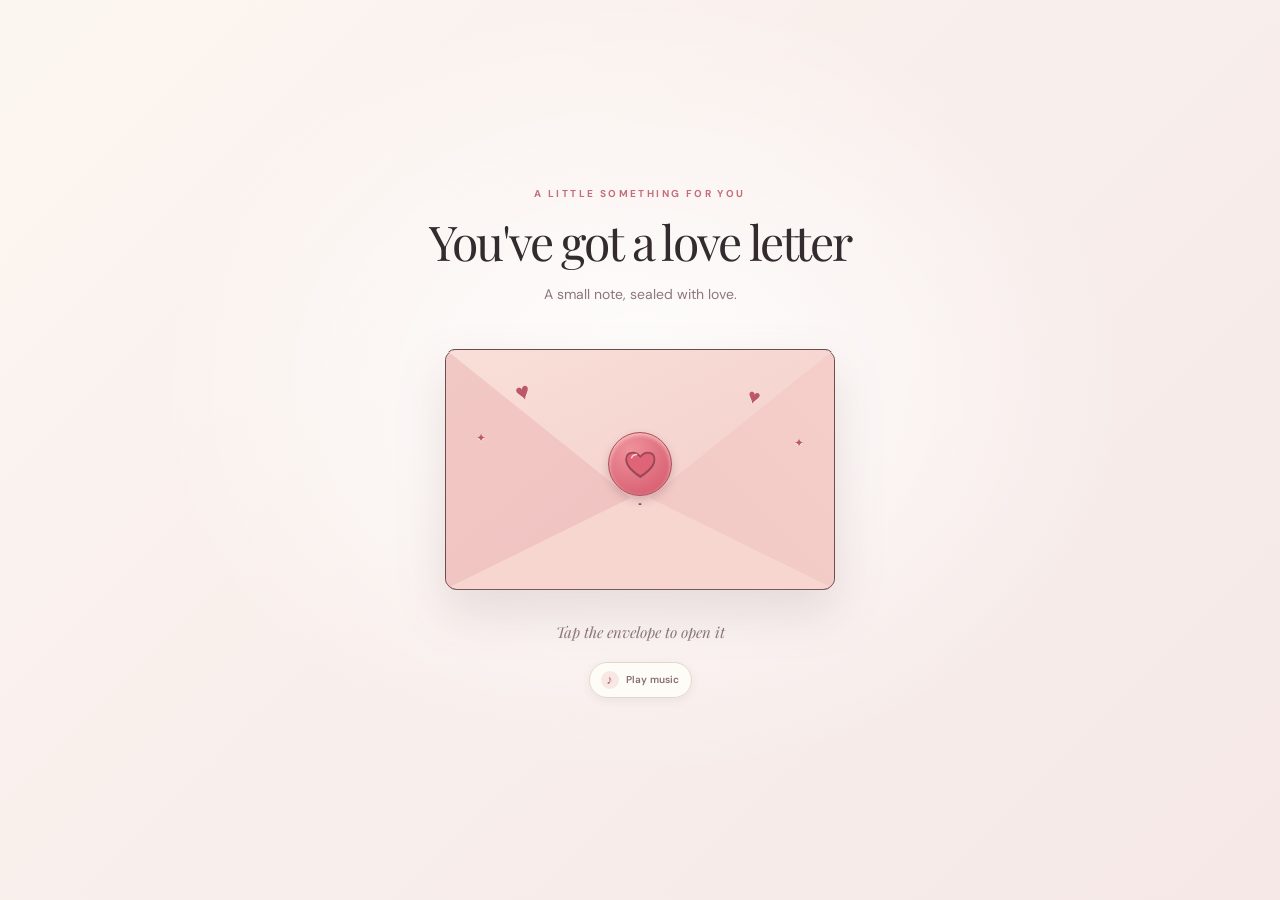
<file: index.html>
<!doctype html>
<html lang="en">
<head>
  <meta charset="utf-8">
  <meta name="viewport" content="width=device-width, initial-scale=1">
  <meta name="theme-color" content="#fbf6f2">
  <title>A Little Love Letter</title>
  <link rel="stylesheet" href="assets/index.css">
  <link rel="stylesheet" href="assets/music.css">
</head>
<body>
  <main class="scene">
    <p class="eyebrow">a little something for you</p>
    <h1>You've got a love letter</h1>
    <p class="hint">A small note, sealed with love.</p>

    <a class="envelope-button" href="letter.html" aria-label="Open the love letter">
      <span class="envelope" aria-hidden="true">
        <span class="back"></span>
        <span class="letter"></span>
        <span class="front"></span>
        <span class="flap"></span>
        <span class="sparkle one">♥</span>
        <span class="sparkle two">♥</span>
        <span class="sparkle three">✦</span>
        <span class="sparkle four">✦</span>
        <span class="seal">
          <svg viewBox="0 0 32 32" role="presentation"><path d="M16 27S3 19.3 3 11.2C3 4.6 11 3 16 9c5-6 13-4.4 13 2.2C29 19.3 16 27 16 27Z" fill="#df6576" stroke="#984857" stroke-width="1.5" stroke-linejoin="round"/><path d="M8 10c.7-2.2 2.3-3.1 4.5-3.1" fill="none" stroke="#ffd5d3" stroke-width="1.3" stroke-linecap="round"/></svg>
        </span>
      </span>
    </a>
    <p class="caption" aria-live="polite">Tap the envelope to open it</p>
    <button class="music-control" type="button" aria-label="Play music" aria-pressed="false">
      <span class="music-icon" aria-hidden="true">♪</span>
      <span class="music-label">Play music</span>
    </button>
  </main>
  <audio id="background-song" autoplay loop preload="auto" aria-hidden="true">
    <source src="assets/song/Arctic%20Monkeys%20-%20I%20Wanna%20Be%20Yours.mp3" type="audio/mpeg">
  </audio>
  <script src="assets/music.js"></script>
</body>
</html>
</file>
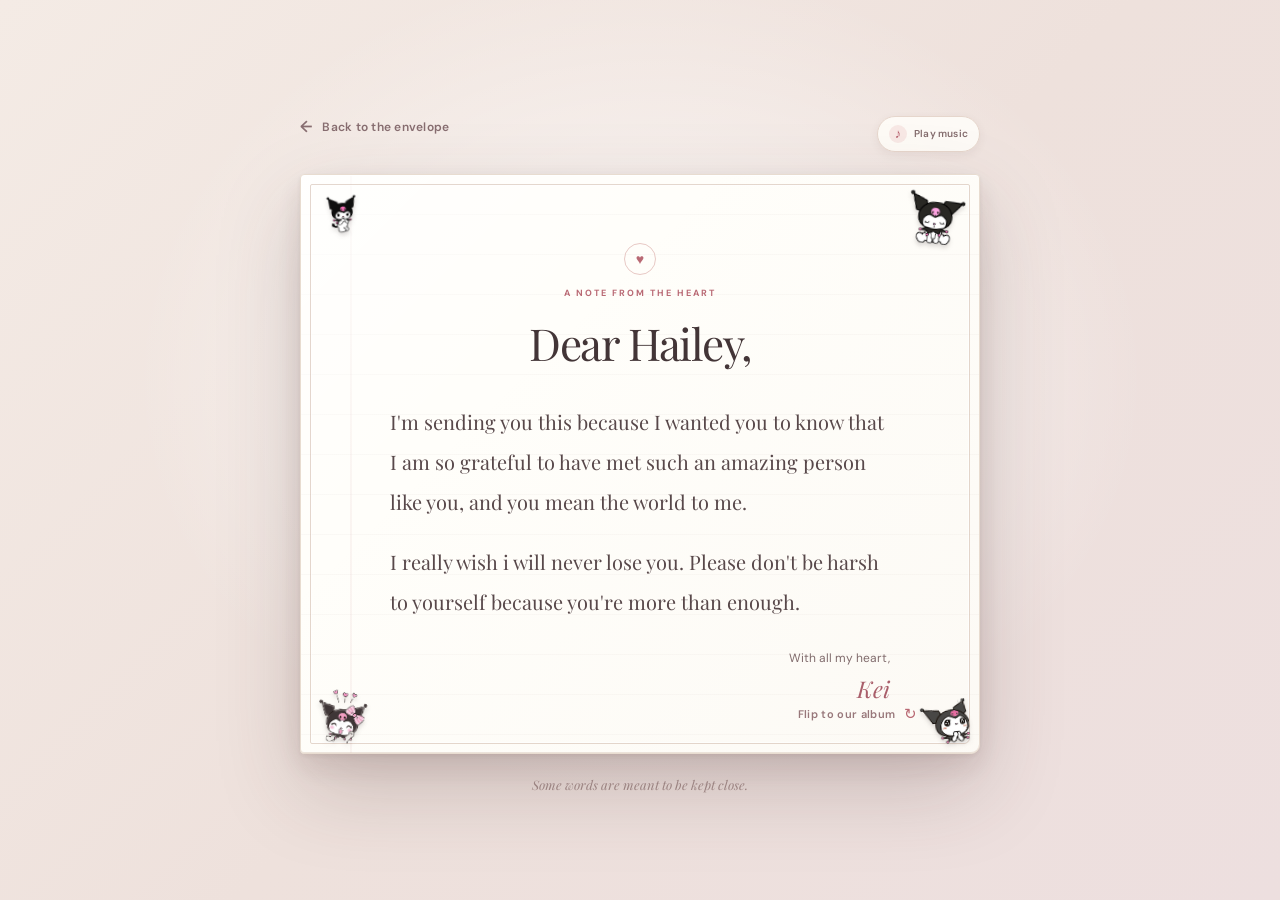
<file: letter.html>
<!doctype html>
<html lang="en">
<head>
  <meta charset="utf-8">
  <meta name="viewport" content="width=device-width, initial-scale=1">
  <meta name="theme-color" content="#f8f1eb">
  <meta name="description" content="A little handwritten note, sent with love.">
  <title>A Letter for You</title>
  <link rel="stylesheet" href="assets/letter.css">
  <link rel="stylesheet" href="assets/music.css">
</head>
<body>
  <main class="letter-page">
    <div class="letter-toolbar">
      <a class="back-link" id="back-to-envelope" href="index.html" aria-label="Go back to the envelope">
        <span aria-hidden="true">←</span> Back to the envelope
      </a>
      <button class="music-control" type="button" aria-label="Play music" aria-pressed="false">
        <span class="music-icon" aria-hidden="true">♪</span>
        <span class="music-label">Play music</span>
      </button>
    </div>

    <div class="paper-scene">
      <article class="letter-paper" id="letter-paper" aria-labelledby="letter-title">
        <section class="paper-face paper-front" id="paper-front">
          <div class="paper-edge" aria-hidden="true"></div>
          <img class="kuromi-sticker sticker-top-left" src="assets/images/ku/ku-sticker-1.png" alt="" aria-hidden="true">
          <img class="kuromi-sticker sticker-top-right" src="assets/images/ku/ku-sticker-2.png" alt="" aria-hidden="true">
          <img class="kuromi-sticker sticker-bottom-left" src="assets/images/ku/ku-sticker-3.png" alt="" aria-hidden="true">
          <img class="kuromi-sticker sticker-bottom-right" src="assets/images/ku/ku-sticker-4.png" alt="" aria-hidden="true">
          <header class="letter-header">
            <span class="letter-mark" aria-hidden="true">♥</span>
            <p class="letter-label">A note from the heart</p>
            <h1 id="letter-title">Dear Hailey,</h1>
          </header>

          <div class="letter-body">
            <p>I'm sending you this because I wanted you to know that I am so grateful to have met such an amazing person like you, and you mean the world to me.</p>
            <p>I really wish i will never lose you. Please don't be harsh to yourself because you're more than enough.</p>
          </div>

          <footer class="letter-signoff">
            <span>With all my heart,</span>
            <span class="signature">Kei</span>
          </footer>
          <button class="turn-page" type="button" id="turn-page" aria-controls="letter-paper" aria-pressed="false">
            Flip to our album <span aria-hidden="true">↻</span>
          </button>
        </section>

        <section class="paper-face paper-back" id="paper-back" aria-label="Album side" inert aria-hidden="true">
          <div class="paper-edge" aria-hidden="true"></div>
          <img class="kuromi-sticker sticker-top-left" src="assets/images/ku/ku-sticker-1.png" alt="" aria-hidden="true">
          <img class="kuromi-sticker sticker-top-right" src="assets/images/ku/ku-sticker-2.png" alt="" aria-hidden="true">
          <img class="kuromi-sticker sticker-bottom-left" src="assets/images/ku/ku-sticker-3.png" alt="" aria-hidden="true">
          <img class="kuromi-sticker sticker-bottom-right" src="assets/images/ku/ku-sticker-4.png" alt="" aria-hidden="true">
          <p class="letter-label">On the other side</p>
          <h2>Our little album</h2>
          <p class="album-teaser">A few moments I wanted to keep close.</p>
          <div class="album-photo-grid" aria-label="Six favorite memories">
            <img src="assets/images/candh.jpg" alt="Favorite memory one">
            <img src="assets/images/candh1.jpg" alt="Favorite memory two">
            <img src="assets/images/candh2.jpg" alt="Favorite memory three">
            <img src="assets/images/candh3.jpg" alt="Favorite memory four">
            <img src="assets/images/candh4.jpg" alt="Favorite memory five">
            <img src="assets/images/candh5.jpg" alt="Favorite memory six">
          </div>
          <button class="turn-page turn-back" type="button" id="turn-back" aria-controls="letter-paper">
            <span aria-hidden="true">↶</span> Flip back to the letter
          </button>
        </section>
      </article>
    </div>

    <p class="page-caption">Some words are meant to be kept close.</p>
  </main>
  <div class="return-scene" id="return-scene" aria-hidden="true">
    <div class="return-envelope" aria-hidden="true">
      <span class="return-envelope-back"></span>
      <span class="return-envelope-pocket"></span>
      <span class="return-envelope-flap"></span>
      <span class="return-envelope-heart">♥</span>
    </div>
  </div>
  <audio id="background-song" autoplay loop preload="auto" aria-hidden="true">
    <source src="assets/song/Arctic%20Monkeys%20-%20I%20Wanna%20Be%20Yours.mp3" type="audio/mpeg">
  </audio>
  <script src="assets/music.js"></script>
  <script>
    const returnLink = document.querySelector('#back-to-envelope');
    const returnScene = document.querySelector('#return-scene');
    let isReturning = false;

    returnLink.addEventListener('click', (event) => {
      event.preventDefault();
      if (isReturning) return;
      isReturning = true;

      const paperIsTurned = paper.classList.contains('is-turned');
      paper.style.setProperty('--return-start-angle', paperIsTurned ? '-180deg' : '0deg');
      returnScene.classList.add('is-active');
      returnScene.setAttribute('aria-hidden', 'false');
      document.querySelector('.letter-page').classList.add('is-returning');
      paper.classList.add('is-returning');
      returnLink.setAttribute('aria-disabled', 'true');

      const reducedMotion = window.matchMedia('(prefers-reduced-motion: reduce)').matches;
      window.setTimeout(() => window.location.assign('index.html'), reducedMotion ? 60 : 1550);
    });

    const turnButton = document.querySelector('#turn-page');
    const paper = document.querySelector('#letter-paper');
    const backButton = document.querySelector('#turn-back');
    const frontFace = document.querySelector('#paper-front');
    const backFace = document.querySelector('#paper-back');

    function setPaperTurned(isTurned) {
      paper.classList.toggle('is-turned', isTurned);
      turnButton.setAttribute('aria-pressed', String(isTurned));
      frontFace.inert = isTurned;
      frontFace.setAttribute('aria-hidden', String(isTurned));
      backFace.inert = !isTurned;
      backFace.setAttribute('aria-hidden', String(!isTurned));
    }

    turnButton.addEventListener('click', () => setPaperTurned(true));
    backButton.addEventListener('click', () => setPaperTurned(false));
  </script>
</body>
</html>
</file>
<file: assets/index.css>
@import url('https://fonts.googleapis.com/css2?family=DM+Sans:wght@400;500;600;700&family=Playfair+Display:ital,wght@0,400;0,500;1,400&display=swap');

:root {
  color-scheme: light;
  font-family: 'DM Sans', sans-serif;
  font-synthesis: none;
  text-rendering: optimizeLegibility;
  -webkit-font-smoothing: antialiased;
  -moz-osx-font-smoothing: grayscale;

  --ink: #332b2d;
  --muted: #8d7779;
  --rose: #c56e79;
  --rose-deep: #9f4e5c;
  --paper: #fffaf6;
  --outline: #6b4c50;
}

*,
*::before,
*::after {
  box-sizing: border-box;
}

body {
  display: grid;
  min-width: 320px;
  min-height: 100vh;
  min-height: 100svh;
  margin: 0;
  place-items: center;
  overflow: hidden;
  color: var(--ink);
  background:
    radial-gradient(ellipse at 50% 43%, rgb(255 255 255 / 92%) 0, rgb(255 255 255 / 0%) 54%),
    linear-gradient(135deg, #fcf6f1 0%, #f8eeeb 52%, #f5e8e7 100%);
}

.scene {
  width: min(100% - 40px, 560px);
  padding: 36px 0;
  text-align: center;
  transform: translateY(-8px);
}

.eyebrow {
  margin: 0 0 14px;
  color: var(--rose);
  font-size: 10px;
  font-weight: 700;
  letter-spacing: .24em;
  line-height: 1.5;
  text-transform: uppercase;
}

h1 {
  margin: 0;
  font-family: 'Playfair Display', Georgia, serif;
  font-size: clamp(32px, 7vw, 48px);
  font-weight: 400;
  letter-spacing: -.045em;
  line-height: 1.12;
}

.hint {
  margin: 14px 0 42px;
  color: var(--muted);
  font-size: 14px;
  line-height: 1.7;
}

.envelope-button {
  display: block;
  width: min(100%, 390px);
  margin: 0 auto;
  padding: 0;
  border: 0;
  border-radius: 14px;
  background: transparent;
  cursor: pointer;
  -webkit-tap-highlight-color: transparent;
}

.envelope {
  position: relative;
  display: block;
  width: 100%;
  aspect-ratio: 1.62;
  filter: drop-shadow(0 22px 24px rgb(102 62 68 / 14%));
  isolation: isolate;
  transition: transform .35s cubic-bezier(.2, .75, .25, 1), filter .35s ease;
}

.envelope-button:hover .envelope,
.envelope-button:focus-visible .envelope {
  transform: translateY(-6px) rotate(-.4deg);
  filter: drop-shadow(0 28px 25px rgb(102 62 68 / 19%));
}

.envelope-button:active .envelope {
  transform: translateY(-2px) scale(.99);
}

.envelope-button:focus-visible {
  outline: 2px solid var(--rose);
  outline-offset: 10px;
}

.back,
.front,
.flap,
.letter {
  position: absolute;
  inset: 0;
  border: 1.5px solid var(--outline);
  border-radius: 12px;
}

.back {
  z-index: 0;
  overflow: hidden;
  background: #eebfc0;
  box-shadow: inset 0 0 0 5px #fff8f1, inset 0 0 0 7px rgb(107 76 80 / 9%);
}

.letter {
  z-index: 1;
  inset: 9% 10% 8%;
  height: 86%;
  border-color: #d9c2b7;
  background: linear-gradient(150deg, #fffdf9, var(--paper));
  box-shadow: 0 3px 9px rgb(90 61 60 / 8%);
  transform: translateY(0);
  transition: transform .68s cubic-bezier(.2, .8, .2, 1);
}

.letter::before {
  position: absolute;
  top: 28%;
  right: 18%;
  left: 18%;
  height: 1px;
  background: #e7d3cb;
  box-shadow: 0 15px #e7d3cb, 0 30px #e7d3cb;
  content: '';
  opacity: .8;
}

.letter::after {
  position: absolute;
  inset: 8% 0 auto;
  color: #b66d77;
  content: 'for you';
  font-family: 'Playfair Display', Georgia, serif;
  font-size: clamp(13px, 3vw, 18px);
  font-style: italic;
}

.front {
  z-index: 2;
  overflow: hidden;
  background: #f7d6cf;
  clip-path: polygon(0 0, 50% 60%, 100% 0, 100% 100%, 0 100%);
}

.front::before,
.front::after {
  position: absolute;
  inset: 0;
  content: '';
  pointer-events: none;
}

.front::before {
  background: linear-gradient(140deg, #f2c8c5, #edc0be);
  clip-path: polygon(0 100%, 0 0, 50% 60%);
}

.front::after {
  background: linear-gradient(225deg, #f5ceca, #efc5c1);
  clip-path: polygon(100% 100%, 100% 0, 50% 60%);
}

.flap {
  z-index: 3;
  inset: 0 0 auto;
  height: 65%;
  border-radius: 10px 10px 0 0;
  background: linear-gradient(155deg, #f9dfd8 0%, #f3cfcb 100%);
  clip-path: polygon(0 0, 100% 0, 50% 100%);
  transform-origin: 50% 0;
  transition: transform .58s cubic-bezier(.2, .7, .25, 1);
  backface-visibility: hidden;
}

.flap::after {
  position: absolute;
  inset: 6px 7px 0;
  border: 1px solid rgb(107 76 80 / 72%);
  border-top: 0;
  clip-path: polygon(0 0, 100% 0, 50% 100%);
  content: '';
}

.seal {
  position: absolute;
  z-index: 4;
  top: 48%;
  left: 50%;
  display: grid;
  width: clamp(50px, 15vw, 64px);
  aspect-ratio: 1;
  place-items: center;
  border: 1px solid #a95160;
  border-radius: 50%;
  background: radial-gradient(circle at 35% 28%, #f0929b, #d96374 75%);
  box-shadow: inset 0 2px 4px rgb(255 220 216 / 80%), 0 4px 8px rgb(113 57 66 / 24%);
  transform: translate(-50%, -50%);
  transition: opacity .25s ease, transform .35s ease;
}

.seal svg {
  width: 56%;
  filter: drop-shadow(0 1px 0 #a44e5c);
}

.sparkle {
  position: absolute;
  z-index: 4;
  color: #bd5869;
  font: 24px/1 'Playfair Display', Georgia, serif;
  text-shadow: 0 1px #fff8ef;
}

.sparkle.one { top: 12%; left: 18%; transform: rotate(-17deg); }
.sparkle.two { top: 15%; right: 19%; font-size: 21px; transform: rotate(14deg); }
.sparkle.three { top: 34%; left: 8%; font-size: 12px; }
.sparkle.four { top: 36%; right: 8%; font-size: 12px; }

.envelope-button[aria-expanded='true'] .letter {
  transform: translateY(-45%);
}

.envelope-button[aria-expanded='true'] .flap {
  z-index: 0;
  transform: rotateX(180deg);
}

.envelope-button[aria-expanded='true'] .seal {
  opacity: 0;
  transform: translate(-50%, -50%) scale(.7);
}

.caption {
  min-height: 24px;
  margin: 30px 0 0;
  color: var(--muted);
  font-family: 'Playfair Display', Georgia, serif;
  font-size: 15px;
  font-style: italic;
  line-height: 1.6;
  transition: opacity .25s ease;
}

.scene > .music-control {
  display: flex;
  width: fit-content;
  margin: 18px auto 0;
}

@media (max-width: 480px) {
  .scene { width: min(100% - 36px, 390px); }
  .hint { margin-bottom: 34px; }
  .caption { margin-top: 26px; }
}

@media (max-height: 620px) and (min-width: 481px) {
  .scene { transform: none; }
  .hint { margin-bottom: 24px; }
  .envelope-button { width: min(100%, 330px); }
  .caption { margin-top: 18px; }
}

@media (prefers-reduced-motion: reduce) {
  *,
  *::before,
  *::after {
    scroll-behavior: auto !important;
    transition-duration: .01ms !important;
    animation-duration: .01ms !important;
  }
}
</file>
<file: assets/music.css>
.music-control {
  display: inline-flex;
  min-height: 36px;
  align-items: center;
  justify-content: center;
  gap: 7px;
  padding: 7px 11px;
  border: 1px solid #e6d6cc;
  border-radius: 999px;
  background: rgb(255 253 249 / 90%);
  box-shadow: 0 3px 10px rgb(79 54 53 / 7%);
  color: #846c6d;
  cursor: pointer;
  font: 600 10px/1.3 'DM Sans', sans-serif;
  letter-spacing: .02em;
  transition: background .2s ease, border-color .2s ease, color .2s ease, transform .2s ease;
}

.music-control:hover {
  transform: translateY(-1px);
  border-color: #d8b5b2;
  background: #fff;
  color: #a95564;
}

.music-control:focus-visible {
  outline: 2px solid #bd6975;
  outline-offset: 3px;
}

.music-control.is-playing {
  border-color: #e2c4bf;
  color: #a95564;
}

.music-icon {
  display: inline-grid;
  width: 18px;
  height: 18px;
  place-items: center;
  border-radius: 50%;
  background: #f8e8e5;
  color: #b7606e;
  font-family: Georgia, serif;
  font-size: 13px;
  line-height: 1;
}

.music-control.is-playing .music-icon {
  animation: music-pulse 1.6s ease-in-out infinite;
}

.letter-toolbar,
.album-toolbar {
  display: flex;
  width: min(100%, 680px);
  align-items: center;
  justify-content: space-between;
  gap: 16px;
  margin: 0 auto 22px;
}

.letter-toolbar .back-link {
  width: auto;
  margin: 0;
}

.album-toolbar {
  width: 100%;
}

.music-control:active {
  transform: translateY(0);
}

@keyframes music-pulse {
  0%, 100% { box-shadow: 0 0 0 0 rgb(185 105 116 / 0%); }
  50% { box-shadow: 0 0 0 4px rgb(185 105 116 / 12%); }
}

@media (prefers-reduced-motion: reduce) {
  .music-control,
  .music-control.is-playing .music-icon {
    animation: none !important;
    transition-duration: .01ms !important;
  }
}
</file>
<file: assets/letter.css>
@import url('https://fonts.googleapis.com/css2?family=DM+Sans:wght@400;500;600;700&family=Playfair+Display:ital,wght@0,400;0,500;1,400;1,500&display=swap');

:root {
  color-scheme: light;
  font-family: 'DM Sans', sans-serif;
  font-synthesis: none;
  text-rendering: optimizeLegibility;
  -webkit-font-smoothing: antialiased;
  -moz-osx-font-smoothing: grayscale;

  --ink: #423536;
  --muted: #947d79;
  --rose: #b96974;
}

*,
*::before,
*::after {
  box-sizing: border-box;
}

body {
  min-width: 320px;
  min-height: 100vh;
  min-height: 100svh;
  margin: 0;
  color: var(--ink);
  background:
    radial-gradient(ellipse at 50% 42%, rgb(255 255 255 / 76%), transparent 56%),
    linear-gradient(135deg, #f4ebe5 0%, #eee1dc 52%, #eddfdf 100%);
}

.letter-page {
  display: flex;
  min-height: 100vh;
  min-height: 100svh;
  flex-direction: column;
  align-items: center;
  justify-content: center;
  padding: 40px 24px 32px;
}

.letter-page.is-returning .letter-toolbar,
.letter-page.is-returning .page-caption {
  opacity: 0;
  pointer-events: none;
  transition: opacity .24s ease;
}

.back-link {
  align-self: flex-start;
  width: min(100%, 680px);
  margin: 0 auto 22px;
  color: #876d70;
  font-size: 12px;
  font-weight: 600;
  letter-spacing: .02em;
  text-decoration: none;
  transition: color .2s ease, transform .2s ease;
}

.back-link span {
  display: inline-block;
  margin-right: 7px;
  font-size: 16px;
  vertical-align: -1px;
}

.back-link:hover {
  color: var(--rose);
  transform: translateX(-3px);
}

.back-link:focus-visible {
  border-radius: 3px;
  outline: 2px solid var(--rose);
  outline-offset: 5px;
}

.paper-scene {
  width: min(100%, 680px);
  perspective: 1800px;
  perspective-origin: center;
  animation: paper-arrive .9s cubic-bezier(.2, .75, .25, 1) both;
}

.letter-page.is-returning .paper-scene {
  position: relative;
  z-index: 101;
}

.letter-paper {
  position: relative;
  width: 100%;
  min-height: 580px;
  transform: rotateY(0deg);
  transform-origin: center center;
  transform-style: preserve-3d;
  transition: transform .95s cubic-bezier(.68, -.05, .27, 1.05);
  will-change: transform;
}

.letter-paper.is-turned {
  transform: rotateY(-180deg);
}

.letter-paper.is-returning {
  animation: fold-into-envelope 1.3s cubic-bezier(.64, 0, .28, 1) forwards;
  pointer-events: none;
}

.paper-face {
  position: absolute;
  inset: 0;
  overflow: hidden;
  padding: clamp(38px, 7vw, 68px) clamp(30px, 9vw, 88px) 50px;
  border: 1px solid #e8dcd0;
  border-radius: 4px 4px 9px 4px;
  background:
    linear-gradient(135deg, rgb(255 255 255 / 75%), transparent 32%, rgb(220 198 181 / 8%) 100%),
    linear-gradient(90deg, transparent 0, transparent 49px, rgb(194 124 127 / 15%) 50px, transparent 51px),
    repeating-linear-gradient(to bottom, transparent 0, transparent 39px, rgb(161 137 126 / 9%) 40px),
    #fffefa;
  box-shadow:
    0 34px 84px rgb(72 48 47 / 21%),
    0 12px 28px rgb(91 60 57 / 12%),
    0 2px 5px rgb(91 60 57 / 8%),
    inset 0 1px 0 rgb(255 255 255 / 98%),
    inset 0 -1px 0 rgb(198 174 157 / 32%);
  backface-visibility: hidden;
  -webkit-backface-visibility: hidden;
}

.paper-front {
  z-index: 1;
}

.paper-back {
  display: flex;
  flex-direction: column;
  align-items: center;
  justify-content: center;
  border-color: #e5d5c7;
  background:
    linear-gradient(145deg, rgb(255 255 255 / 78%), transparent 44%, rgb(222 198 181 / 12%)),
    repeating-linear-gradient(to bottom, transparent 0, transparent 39px, rgb(161 137 126 / 8%) 40px),
    #fffaf3;
  transform: rotateY(180deg);
  text-align: center;
}

.paper-back h2 {
  margin: 0;
  color: #433537;
  font-family: 'Playfair Display', Georgia, serif;
  font-size: clamp(29px, 6vw, 38px);
  font-weight: 400;
}

.album-teaser,
.back-note {
  margin: 10px 0 0;
  color: var(--muted);
  font-family: 'Playfair Display', Georgia, serif;
  font-size: 14px;
  font-style: italic;
}

.album-photo-grid {
  position: relative;
  z-index: 1;
  display: grid;
  width: min(100%, 430px);
  grid-template-columns: repeat(3, 1fr);
  gap: 9px;
  margin: 22px 0 0;
}

.album-photo-grid img {
  width: 100%;
  aspect-ratio: 1.32;
  border: 4px solid #fffdf9;
  border-radius: 3px;
  box-shadow: 0 4px 11px rgb(83 60 54 / 14%);
  object-fit: cover;
}

.paper-edge {
  position: absolute;
  z-index: 1;
  inset: 9px;
  border: 1px solid rgb(190 160 141 / 42%);
  border-radius: 2px 2px 6px 2px;
  box-shadow: inset 0 0 0 1px rgb(255 255 255 / 72%);
  pointer-events: none;
}

.kuromi-sticker {
  position: absolute;
  z-index: 2;
  width: 58px;
  height: 58px;
  object-fit: contain;
  pointer-events: none;
  filter: drop-shadow(0 3px 2px rgb(48 33 38 / 17%));
}

.sticker-top-left {
  top: 11px;
  left: 13px;
  transform: rotate(-7deg);
}

.sticker-top-right {
  top: 11px;
  right: 13px;
  transform: rotate(6deg);
}

.sticker-bottom-left {
  bottom: 9px;
  left: 13px;
  transform: rotate(5deg);
}

.sticker-bottom-right {
  right: 10px;
  bottom: 7px;
  width: 48px;
  height: 48px;
  transform: rotate(-5deg);
}

.turn-page {
  position: absolute;
  z-index: 2;
  right: clamp(26px, 7vw, 62px);
  bottom: 20px;
  padding: 8px 0 8px 10px;
  border: 0;
  background: transparent;
  color: #98777a;
  cursor: pointer;
  font: 600 11px/1.4 'DM Sans', sans-serif;
  letter-spacing: .03em;
  transition: color .2s ease, transform .2s ease;
}

.turn-page span {
  display: inline-block;
  margin-left: 5px;
  color: var(--rose);
  font-size: 15px;
  vertical-align: -1px;
  transition: transform .3s ease;
}

.turn-page:hover:not(:disabled) {
  color: var(--rose);
}

.turn-page:hover:not(:disabled) span {
  transform: rotate(-35deg);
}

.turn-page:focus-visible {
  border-radius: 3px;
  outline: 2px solid var(--rose);
  outline-offset: 3px;
}

.turn-page:disabled {
  cursor: wait;
}

.turn-back {
  right: auto;
  left: clamp(26px, 7vw, 62px);
  padding-right: 10px;
  padding-left: 0;
}

.paper-back .turn-back {
  right: auto;
  left: 50%;
  transform: translateX(-50%);
  white-space: nowrap;
}

.turn-back span {
  margin-right: 5px;
  margin-left: 0;
}

.letter-header,
.letter-body,
.letter-signoff {
  position: relative;
  z-index: 1;
}

.letter-header {
  margin-bottom: 30px;
  text-align: center;
  animation: fade-up .7s .18s both;
}

.letter-mark {
  display: inline-grid;
  width: 32px;
  height: 32px;
  margin-bottom: 12px;
  place-items: center;
  border: 1px solid #e8c9c5;
  border-radius: 50%;
  color: var(--rose);
  font-size: 14px;
}

.letter-label {
  margin: 0 0 14px;
  color: var(--rose);
  font-size: 9px;
  font-weight: 700;
  letter-spacing: .22em;
  text-transform: uppercase;
}

h1 {
  margin: 0;
  color: #433537;
  font-family: 'Playfair Display', Georgia, serif;
  font-size: clamp(34px, 7vw, 44px);
  font-weight: 400;
  letter-spacing: -.035em;
}

.letter-body {
  max-width: 500px;
  margin: 0 auto;
  animation: fade-up .7s .32s both;
}

.letter-body p {
  margin: 0 0 20px;
  color: #58484a;
  font-family: 'Playfair Display', Georgia, serif;
  font-size: clamp(17px, 2.5vw, 20px);
  line-height: 2;
}

.letter-signoff {
  display: grid;
  justify-items: end;
  gap: 7px;
  max-width: 500px;
  margin: 28px auto 0;
  color: #806b6c;
  font-size: 12px;
  animation: fade-up .7s .45s both;
}

.signature {
  color: #a95e6a;
  font-family: 'Playfair Display', Georgia, serif;
  font-size: 23px;
  font-style: italic;
}

.paper-heart {
  position: absolute;
  right: 24px;
  bottom: 18px;
  color: #d89096;
  font-size: 14px;
  opacity: .72;
}

.page-caption {
  margin: 22px 0 0;
  color: #9a8280;
  font-family: 'Playfair Display', Georgia, serif;
  font-size: 13px;
  font-style: italic;
  animation: fade-up .7s .55s both;
}

.return-scene {
  position: fixed;
  z-index: 100;
  inset: 0;
  display: grid;
  place-items: center;
  overflow: hidden;
  background:
    radial-gradient(ellipse at 50% 48%, rgb(255 250 246 / 97%), rgb(249 238 233 / 94%) 68%),
    #f6ebe6;
  opacity: 0;
  pointer-events: none;
  transition: opacity .3s ease;
  visibility: hidden;
}

.return-scene.is-active {
  opacity: 1;
  visibility: visible;
}

.return-envelope {
  position: relative;
  width: min(78vw, 340px);
  aspect-ratio: 1.62;
  opacity: 0;
  transform: translateY(12px) scale(.88);
  filter: drop-shadow(0 22px 24px rgb(102 62 68 / 20%));
  transition: opacity .35s .12s ease, transform .55s .12s cubic-bezier(.2, .75, .25, 1);
  isolation: isolate;
}

.return-scene.is-active .return-envelope {
  opacity: 1;
  transform: translateY(0) scale(1);
}

.return-envelope-back,
.return-envelope-pocket,
.return-envelope-flap {
  position: absolute;
  inset: 0;
  border: 1.5px solid #704e54;
  border-radius: 10px;
}

.return-envelope-back {
  z-index: 0;
  background: #efc3c1;
  box-shadow: inset 0 0 0 5px #fff8f2;
}

.return-envelope-pocket {
  z-index: 2;
  overflow: hidden;
  background: linear-gradient(135deg, #f9ddd5, #f1c8c4);
  clip-path: polygon(0 0, 50% 61%, 100% 0, 100% 100%, 0 100%);
}

.return-envelope-flap {
  z-index: 3;
  inset: 0 0 auto;
  height: 64%;
  border-radius: 9px 9px 0 0;
  background: linear-gradient(155deg, #fae1da, #f0c9c5);
  clip-path: polygon(0 0, 100% 0, 50% 100%);
  transform: rotateX(180deg);
  transform-origin: 50% 0;
  backface-visibility: visible;
}

.return-scene.is-active .return-envelope-flap {
  animation: close-envelope .48s .78s cubic-bezier(.2, .7, .25, 1) forwards;
}

.return-envelope-heart {
  position: absolute;
  z-index: 4;
  top: 49%;
  left: 50%;
  display: grid;
  width: 48px;
  aspect-ratio: 1;
  place-items: center;
  border: 1px solid #a95160;
  border-radius: 50%;
  background: radial-gradient(circle at 35% 28%, #f0929b, #d96374 75%);
  box-shadow: inset 0 2px 4px rgb(255 220 216 / 80%), 0 4px 8px rgb(113 57 66 / 24%);
  color: #fff7f5;
  font-size: 25px;
  transform: translate(-50%, -50%) scale(.82);
  opacity: 0;
  transition: opacity .2s 1.14s ease, transform .25s 1.14s ease;
}

.return-scene.is-active .return-envelope-heart {
  transform: translate(-50%, -50%) scale(1);
  opacity: 1;
}

@keyframes paper-arrive {
  from { opacity: 0; transform: translateY(28px) rotateX(5deg) scale(.98); }
  to { opacity: 1; transform: translateY(0) rotateX(0) scale(1); }
}

@keyframes fold-into-envelope {
  0% {
    opacity: 1;
    transform: perspective(1500px) rotateY(var(--return-start-angle, 0deg)) rotateX(0deg) scale(1, 1);
  }
  24% {
    opacity: 1;
    transform: perspective(1500px) rotateY(var(--return-start-angle, 0deg)) rotateX(76deg) scale(1, .52);
  }
  42% {
    opacity: 1;
    transform: perspective(1500px) rotateY(var(--return-start-angle, 0deg)) rotateX(0deg) scale(1, .52);
  }
  72% {
    opacity: .96;
    transform: perspective(1500px) rotateY(var(--return-start-angle, 0deg)) rotateX(0deg) translateY(16px) scale(.48, .24);
  }
  100% {
    opacity: 0;
    transform: perspective(1500px) rotateY(var(--return-start-angle, 0deg)) rotateX(0deg) translateY(30px) scale(.04, .025);
  }
}

@keyframes close-envelope {
  from { transform: rotateX(180deg); }
  to { transform: rotateX(0deg); }
}

@keyframes fade-up {
  from { opacity: 0; transform: translateY(10px); }
  to { opacity: 1; transform: translateY(0); }
}

@media (max-width: 560px) {
  .letter-page { justify-content: flex-start; padding: 26px 18px 24px; }
  .back-link { margin-bottom: 16px; }
  .letter-paper { min-height: 670px; }
  .paper-face { padding: 42px 28px 54px; background-position: 0 0, 0 0, 0 0; }
  .letter-body p { line-height: 1.85; }
  .letter-signoff { margin-top: 24px; }
  .album-photo-grid { gap: 6px; margin-top: 18px; }
  .album-photo-grid img { border-width: 3px; }
  .kuromi-sticker { width: 48px; height: 48px; }
  .sticker-top-left { top: 12px; left: 10px; }
  .sticker-top-right { top: 12px; right: 10px; }
  .sticker-bottom-left { bottom: 8px; left: 10px; }
  .sticker-bottom-right { right: 8px; bottom: 6px; width: 40px; height: 40px; }
  .turn-page { right: 60px; }
  .turn-back { right: auto; left: 50%; }
}

@media (max-height: 680px) and (min-width: 561px) {
  .letter-page { padding-top: 24px; padding-bottom: 20px; }
  .letter-paper { min-height: 520px; }
  .paper-face { padding-top: 34px; padding-bottom: 48px; }
  .letter-header { margin-bottom: 18px; }
  .letter-body p { margin-bottom: 12px; line-height: 1.75; }
  .letter-signoff { margin-top: 16px; }
}

@media (prefers-reduced-motion: reduce) {
  *,
  *::before,
  *::after {
    scroll-behavior: auto !important;
    animation-duration: .01ms !important;
    animation-iteration-count: 1 !important;
    transition-duration: .01ms !important;
  }
}

@media (prefers-reduced-motion: reduce) {
  .letter-paper.is-turned {
    transition-duration: .01ms !important;
  }

  .letter-paper.is-returning,
  .return-scene.is-active .return-envelope-flap {
    animation-duration: .01ms !important;
  }
}
</file>
